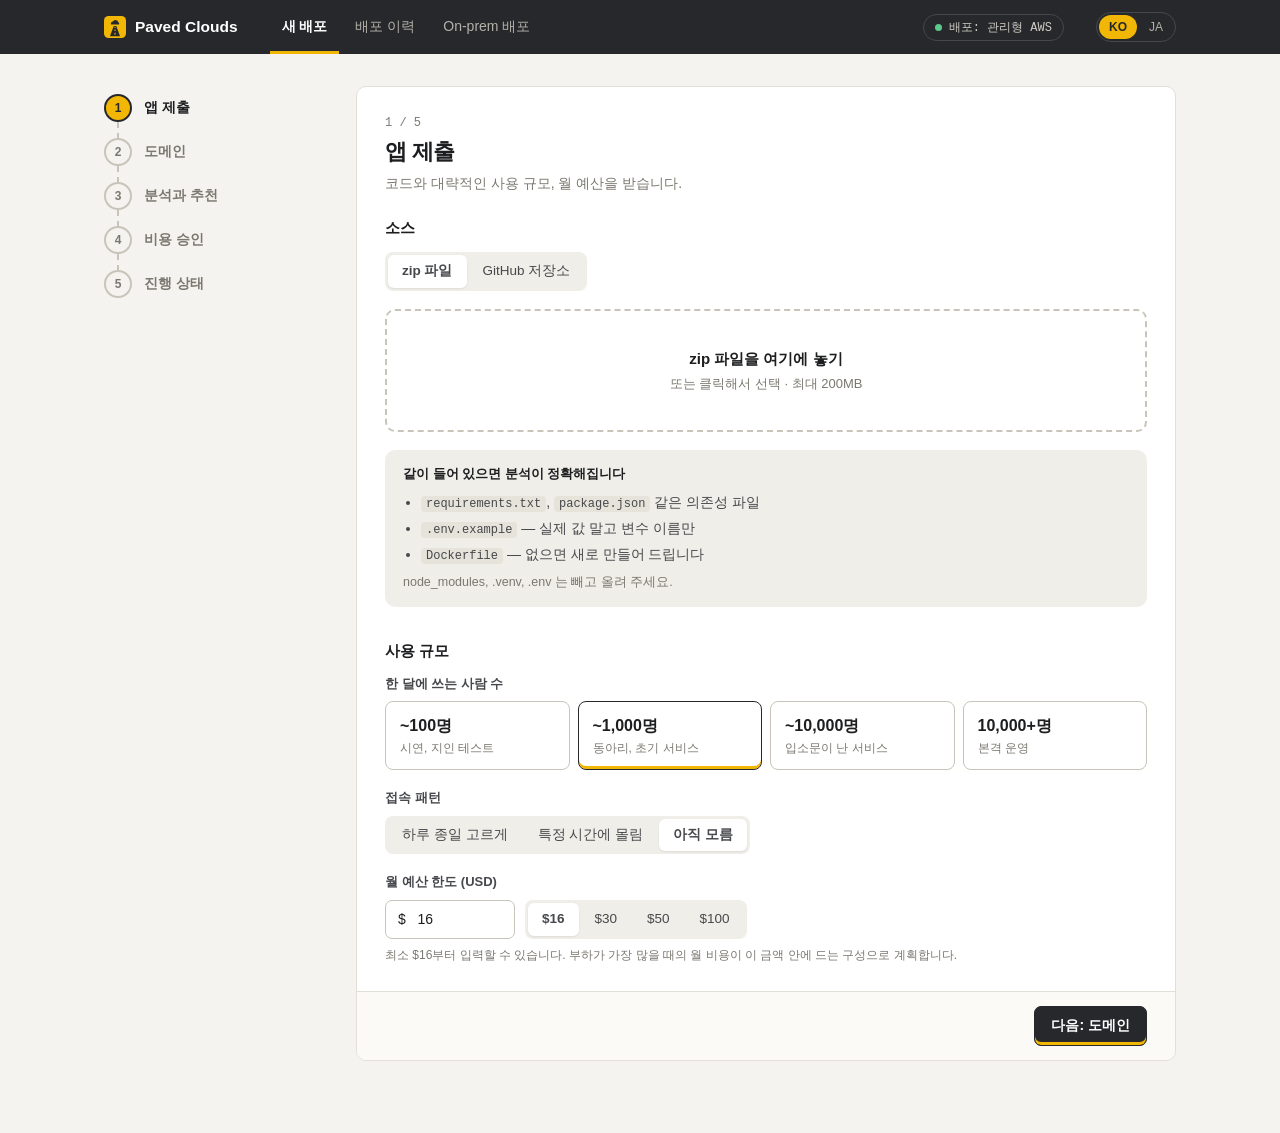
<file: paved-clouds-frontend-preview.html>
<!doctype html><html lang="ko"><head><meta charset="UTF-8"/><meta name="viewport" content="width=device-width, initial-scale=1"><title>Paved Clouds · UI code preview</title><style>
:root{--bg:#f4f3ef;--surface:#fff;--sunken:#f0eee8;--line:#e2dfd7;--line-strong:#c8c4b9;--ink:#1d1e20;--ink-2:#46484c;--muted:#7b7870;--asphalt:#26282b;--marking:#f2b705;--marking-soft:#fdf3cf;--radius:10px;--mono:'JetBrains Mono',Consolas,monospace;font-family:Pretendard,'Noto Sans CJK KR','Apple SD Gothic Neo','Malgun Gothic',sans-serif;font-size:14px;line-height:1.55;color:var(--ink)}*{box-sizing:border-box}body{margin:0;background:var(--bg)}p,h1,h2,h3,ul,ol{margin:0}button{font:inherit}.topbar{background:var(--asphalt);color:#e9e7e1}.topbar-inner{max-width:1120px;margin:0 auto;padding:0 24px;height:54px;display:flex;align-items:center;gap:32px}.brand{display:flex;align-items:center;gap:9px;border:0;background:none;padding:0;color:#fff;font-weight:700;font-size:15.5px}.tabs{display:flex;gap:4px;height:100%;flex:1}.tab{border:0;background:none;padding:0 12px;color:#b4b1a9;border-bottom:3px solid transparent;border-top:3px solid transparent}.tab.is-active{color:#fff;font-weight:600;border-bottom-color:var(--marking)}.account{display:flex;align-items:center;gap:7px;border:1px solid #45484d;color:#cfccc4;border-radius:999px;padding:4px 11px;font:12px var(--mono);white-space:nowrap}.account .dot{width:7px;height:7px;border-radius:50%;background:#5cc98a}.lang-switch{display:inline-flex;border:1px solid #45484d;border-radius:999px;padding:2px;gap:2px}.lang-switch button{border:0;background:none;color:#b4b1a9;border-radius:999px;padding:3px 10px;font-size:12px}.lang-switch .on{background:var(--marking);color:var(--asphalt);font-weight:700}.container{max-width:1120px;margin:0 auto;padding:32px 24px 72px}.deploy-layout{display:grid;grid-template-columns:220px minmax(0,1fr);gap:32px;align-items:start}.deploy-side{display:flex;flex-direction:column;gap:24px}.rail{list-style:none;padding:0;position:relative}.rail:before{content:"";position:absolute;left:13px;top:14px;bottom:14px;width:2px;background:repeating-linear-gradient(to bottom,var(--line-strong) 0 6px,transparent 6px 11px)}.rail-item{position:relative;display:flex;gap:12px;align-items:flex-start;padding:8px 0}.rail-node{flex:none;width:28px;height:28px;border-radius:50%;display:grid;place-items:center;font-size:12px;font-weight:700;background:var(--bg);border:2px solid var(--line-strong);color:var(--muted)}.rail-current .rail-node{background:var(--marking);border-color:var(--asphalt);color:var(--asphalt)}.rail-text{display:flex;flex-direction:column;padding-top:3px}.rail-text strong{font-size:14px;font-weight:600;color:var(--muted)}.rail-current .rail-text strong{color:var(--ink)}.panel{background:var(--surface);border:1px solid var(--line);border-radius:10px;min-width:0;overflow:hidden}.panel-head{padding:24px 28px 0}.eyebrow{font-family:var(--mono);font-size:12px;color:var(--muted)}.panel-head h1{font-size:22px;font-weight:700;letter-spacing:-.025em;margin-top:2px}.panel-head p{color:var(--muted);margin-top:4px}.panel-body{padding:22px 28px 26px}.stack{display:flex;flex-direction:column;gap:18px}.stack-lg{display:flex;flex-direction:column;gap:32px}.sub-title{font-size:15px;font-weight:700;margin-bottom:12px}.switch{display:inline-flex;background:var(--sunken);border-radius:8px;padding:3px;width:fit-content;gap:2px}.switch button{border:0;background:none;padding:6px 14px;border-radius:6px;color:var(--ink-2);font-size:13.5px}.switch .is-on{background:var(--surface);font-weight:600;box-shadow:0 1px 2px rgb(0 0 0/.08)}.dropzone{border:2px dashed var(--line-strong);border-radius:10px;padding:36px 16px;display:flex;flex-direction:column;align-items:center;gap:4px;text-align:center}.dropzone strong{font-size:15px}.dropzone span{color:var(--muted);font-size:13px}.checklist{background:var(--sunken);border-radius:10px;padding:14px 18px}.checklist h3{font-size:13px;font-weight:600;margin-bottom:6px}.checklist ul{padding-left:18px;margin-bottom:6px}.checklist li{padding:2px 0;color:var(--ink-2)}.checklist code{font-family:var(--mono);font-size:12px;background:#e6e3da;padding:1px 5px;border-radius:4px}.hint{color:var(--muted);font-size:12.5px}.field{display:flex;flex-direction:column;gap:7px}.field>label{font-size:13px;font-weight:600;color:var(--ink-2)}.choice-grid{display:grid;grid-template-columns:repeat(4,1fr);gap:8px}.choice{border:1px solid var(--line-strong);border-radius:8px;padding:12px 14px;display:flex;flex-direction:column}.choice.is-on{border-color:var(--asphalt);box-shadow:inset 0 -3px 0 var(--marking)}.choice strong{font-size:16px}.choice small{font-size:12px;color:var(--muted)}.panel-foot{display:flex;justify-content:space-between;align-items:center;gap:12px;padding:14px 28px;border-top:1px solid var(--line);background:#fbfaf7}.btn{border:1px solid var(--line-strong);border-radius:7px;padding:8px 16px;background:white}.btn-primary{background:var(--asphalt);color:white;border-color:var(--asphalt);font-weight:600;box-shadow:inset 0 -3px 0 var(--marking)}.budget-row{display:flex;gap:10px;align-items:center}.budget-box{border:1px solid var(--line-strong);border-radius:7px;padding:8px 12px;width:130px}.hint-note{font-size:12px;color:var(--muted)}.separator{border-top:1px solid var(--line);margin-top:4px;padding-top:24px}
</style></head><body><header class="topbar"><div class="topbar-inner"><div class="brand"><svg width="22" height="22" viewBox="0 0 24 24" aria-hidden="true"><rect width="24" height="24" rx="5" fill="#f2b705"/><path d="M6.5 22 10.6 11h2.8l4.1 11z" fill="#26282b"/><path d="M12 20.5v-2.2M12 16.4v-1.8M12 13v-1.2" stroke="#f2b705" stroke-width="1.1"/><path d="M7.6 9.2a2.3 2.3 0 0 1 2.1-3.1 3.2 3.2 0 0 1 6 .6 1.9 1.9 0 0 1 .7 2.5z" fill="#26282b"/></svg><span>Paved Clouds</span></div><nav class="tabs"><button class="tab is-active">새 배포</button><button class="tab">배포 이력</button><button class="tab">On-prem 배포</button></nav><span class="account"><span class="dot"></span>배포: 관리형 AWS</span><div class="lang-switch"><button class="on">KO</button><button>JA</button></div></div></header>
<main class="container"><div class="deploy-layout"><aside class="deploy-side"><ol class="rail"><li class="rail-item rail-current"><span class="rail-node">1</span><span class="rail-text"><strong>앱 제출</strong></span></li><li class="rail-item"><span class="rail-node">2</span><span class="rail-text"><strong>도메인</strong></span></li><li class="rail-item"><span class="rail-node">3</span><span class="rail-text"><strong>분석과 추천</strong></span></li><li class="rail-item"><span class="rail-node">4</span><span class="rail-text"><strong>비용 승인</strong></span></li><li class="rail-item"><span class="rail-node">5</span><span class="rail-text"><strong>진행 상태</strong></span></li></ol></aside>
<section class="panel"><header class="panel-head"><span class="eyebrow">1 / 5</span><h1>앱 제출</h1><p>코드와 대략적인 사용 규모, 월 예산을 받습니다.</p></header><div class="panel-body"><div class="stack-lg"><section><h3 class="sub-title">소스</h3><div class="stack"><div class="switch"><button class="is-on">zip 파일</button><button>GitHub 저장소</button></div><div class="dropzone"><strong>zip 파일을 여기에 놓기</strong><span>또는 클릭해서 선택 · 최대 200MB</span></div><div class="checklist"><h3>같이 들어 있으면 분석이 정확해집니다</h3><ul><li><code>requirements.txt</code>, <code>package.json</code> 같은 의존성 파일</li><li><code>.env.example</code> — 실제 값 말고 변수 이름만</li><li><code>Dockerfile</code> — 없으면 새로 만들어 드립니다</li></ul><p class="hint">node_modules, .venv, .env 는 빼고 올려 주세요.</p></div></div></section>
<section><h3 class="sub-title">사용 규모</h3><div class="stack"><div class="field"><label>한 달에 쓰는 사람 수</label><div class="choice-grid"><div class="choice"><strong>~100명</strong><small>시연, 지인 테스트</small></div><div class="choice is-on"><strong>~1,000명</strong><small>동아리, 초기 서비스</small></div><div class="choice"><strong>~10,000명</strong><small>입소문이 난 서비스</small></div><div class="choice"><strong>10,000+명</strong><small>본격 운영</small></div></div></div><div class="field"><label>접속 패턴</label><div class="switch"><button>하루 종일 고르게</button><button>특정 시간에 몰림</button><button class="is-on">아직 모름</button></div></div><div class="field"><label>월 예산 한도 (USD)</label><div class="budget-row"><div class="budget-box">$ &nbsp; 16</div><div class="switch"><button class="is-on">$16</button><button>$30</button><button>$50</button><button>$100</button></div></div><p class="hint-note">최소 $16부터 입력할 수 있습니다. 부하가 가장 많을 때의 월 비용이 이 금액 안에 드는 구성으로 계획합니다.</p></div></div></section></div></div><footer class="panel-foot"><span></span><button class="btn btn-primary" disabled>다음: 도메인</button></footer></section></div></main></body></html>
</file>
